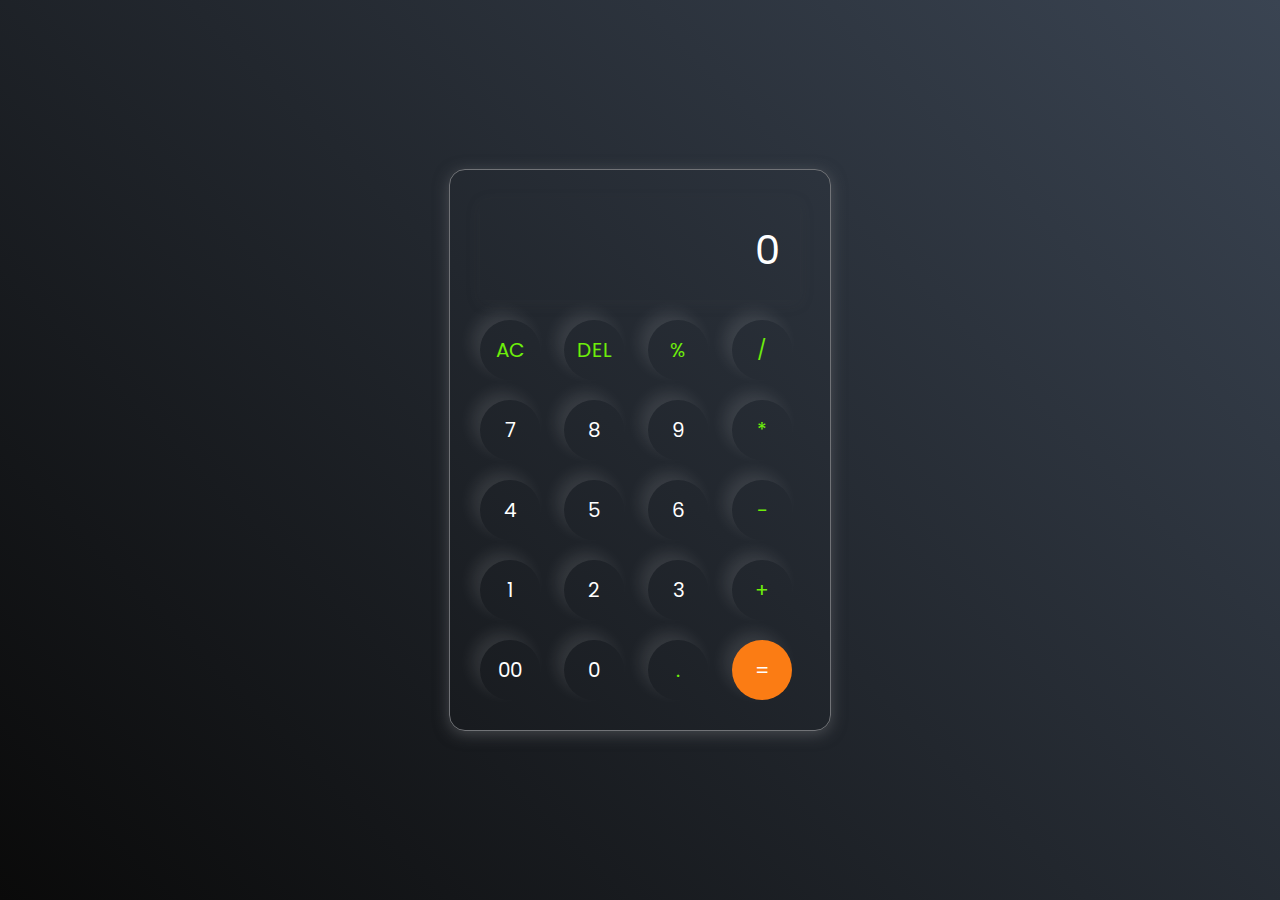
<file: calculator/index.html>
<!DOCTYPE html>
<html lang="en">
<head>
    <meta charset="UTF-8">
    <meta name="viewport" content="width=device-width, initial-scale=1.0">
    <title>Calculator</title>
    <link rel="stylesheet" href="style.css">
</head>
<body>
    <div class="calculator">
        <input type="text" placeholder="0" id="inputBox">
        <div>
            <button class="operator">AC</button>
            <button class="operator">DEL</button>
            <button class="operator">%</button>
            <button class="operator">/</button>
        </div>
        <div>
            <button>7</button>
            <button>8</button>
            <button>9</button>
            <button class="operator">*</button>
        </div>
        <div>
            <button>4</button>
            <button>5</button>
            <button>6</button>
            <button class="operator">-</button>
        </div>
        <div>
            <button>1</button>
            <button>2</button>
            <button>3</button>
            <button class="operator">+</button>
        </div>
        <div>
            <button>00</button>
            <button>0</button>
            <button class="operator">.</button>
            <button class="equalBtn">=</button>
        </div>
    </div>
    <script src="script.js"></script>
</body>
</html>
</file>
<file: calculator/style.css>
@import url('https://fonts.googleapis.com/css2?family=Poppins:ital,wght@0,100;0,200;0,300;0,400;0,500;0,600;0,700;0,800;0,900;1,100;1,200;1,300;1,400;1,500;1,600;1,700;1,800;1,900&display=swap');

*{
    margin: 0;
    padding: 0;
    box-sizing: border-box;
    font-family: 'Poppins', sans-serif;
}
body{
    width: 100%;
    height: 100vh;
    display: flex;
    justify-content: center;
    align-items: center;
    background: linear-gradient(45deg,#0a0a0a,#3a4452);
}
.calculator{
    border: 1px solid #717377;
    padding: 20px;
    border-radius: 16px;
    background: transparent;
    box-shadow: 0px 3px 15px rgba(113, 115, 119, 0.5);

}
input{
    width: 320px;
    border: none;
    padding: 20px;
    margin: 10px;
    background: transparent;
    box-shadow: 0px 3px 15px rgba(84, 84, 84, 0.1);
    font-size: 40px;
    text-align: right;
    cursor: pointer;
    color: #ffffff;
}
input::placeholder{
    color: #ffffff;
}
button{
    border: none;
    width: 60px;
    height: 60px;
    border-radius: 50%;
    margin: 10px;
    background: transparent;
    color: #ffffff;
    font-size: 20px;
    box-shadow: -8px -8px 15px rgba(255, 255, 255, 0.1);
    cursor: pointer;
}
.equalBtn{
    background: #fb7c14;
}
.operator{
    color: #6dee0a;
}
</file>
